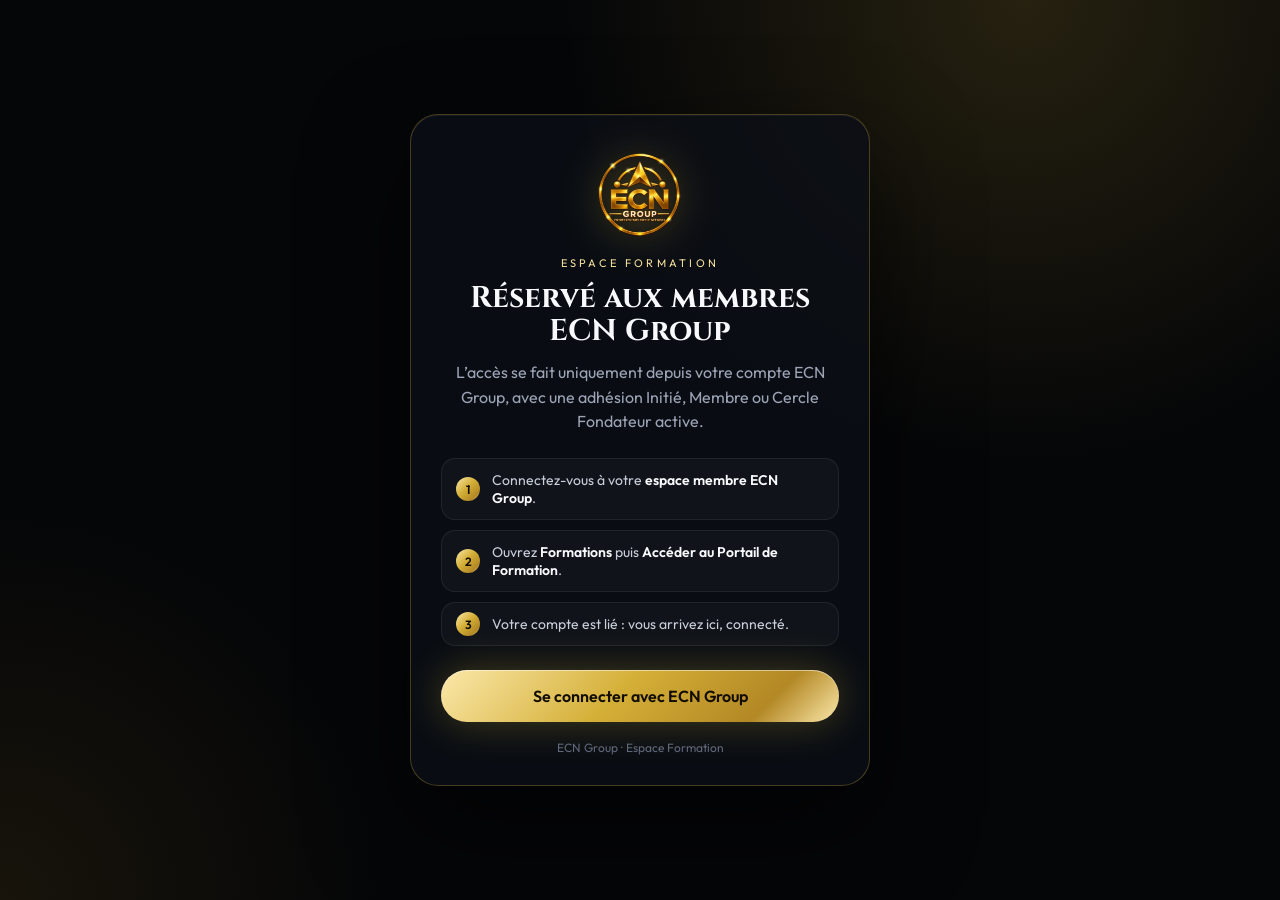
<file: public/connexion.html>
<!doctype html>
<html lang="fr">
<head>
  <meta charset="utf-8">
  <meta name="viewport" content="width=device-width, initial-scale=1.0, maximum-scale=1.0, user-scalable=no, viewport-fit=cover">
  <title>Connexion · Espace Formation ECN Group</title>
  <meta name="robots" content="noindex, nofollow">
  <meta name="theme-color" content="#050608">
  <link rel="icon" href="assets/logo-ecn.webp">
  <link rel="preconnect" href="https://fonts.googleapis.com">
  <link rel="preconnect" href="https://fonts.gstatic.com" crossorigin>
  <link href="https://fonts.googleapis.com/css2?family=Cinzel:wght@600;700&family=Outfit:wght@400;500;600&display=swap" rel="stylesheet">
  <style>
    :root { --gold: #d4af37; --gold-l: #f6e29e; --grad: linear-gradient(135deg, #fbe8aa 0%, #d4af37 45%, #b38825 80%, #fbe8aa 100%); }
    * { box-sizing: border-box; margin: 0; padding: 0; }
    html { -webkit-text-size-adjust: 100%; }
    body { min-height: 100dvh; display: grid; place-items: center; padding: 24px 16px; font-family: 'Outfit', system-ui, sans-serif; color: #f8f9fc;
      background: radial-gradient(60vw 60vw at 80% 0%, rgba(212, 175, 55, .16), transparent 60%), radial-gradient(50vw 50vw at 0% 100%, rgba(140, 106, 30, .14), transparent 60%), #050608; }
    .card { width: min(460px, 100%); padding: 38px 30px 30px; text-align: center; border-radius: 28px; background: rgba(12, 15, 23, .82); border: 1px solid rgba(212, 175, 55, .3);
      box-shadow: 0 40px 100px rgba(0, 0, 0, .65), inset 0 1px 0 rgba(255, 255, 255, .05); animation: in .7s cubic-bezier(.16, 1, .3, 1) both; }
    @keyframes in { from { opacity: 0; transform: translateY(16px); } }
    img { width: 84px; height: 84px; object-fit: contain; margin: 0 auto 18px; display: block; filter: drop-shadow(0 0 22px rgba(212, 175, 55, .45)); }
    .eyebrow { font-size: 11px; letter-spacing: .3em; text-transform: uppercase; color: var(--gold-l); }
    h1 { margin: 10px 0 12px; font-family: 'Cinzel', Georgia, serif; font-size: 30px; line-height: 1.1; }
    p { color: #9da4b6; line-height: 1.55; }
    .msg { margin: 20px 0 0; padding: 12px 14px; border-radius: 14px; font-size: 14px; text-align: left; color: #ffd9a8; background: rgba(255, 170, 60, .08); border: 1px solid rgba(255, 170, 60, .3); }
    .msg[hidden] { display: none; }
    ol { margin: 24px 0; padding: 0; list-style: none; display: grid; gap: 10px; text-align: left; counter-reset: s; }
    li { position: relative; padding: 12px 14px 12px 50px; border-radius: 14px; font-size: 14px; color: #c9cedb; background: rgba(255, 255, 255, .03); border: 1px solid rgba(255, 255, 255, .07); }
    li::before { counter-increment: s; content: counter(s); position: absolute; left: 14px; top: 50%; width: 24px; height: 24px; margin-top: -12px; border-radius: 50%; display: grid; place-items: center; font-size: 12px; font-weight: 600; color: #120d02; background: var(--grad); }
    li b { color: #f8f9fc; font-weight: 600; }
    .btn { display: flex; align-items: center; justify-content: center; gap: 10px; width: 100%; padding: 16px 20px; border-radius: 999px; font-weight: 600; font-size: 16px; color: #120d02; text-decoration: none; background: var(--grad); box-shadow: 0 0 40px rgba(212, 175, 55, .3), inset 0 1px 0 rgba(255, 255, 255, .5); -webkit-tap-highlight-color: transparent; }
    .btn:focus-visible { outline: 2px solid var(--gold); outline-offset: 4px; }
    small { display: block; margin-top: 18px; font-size: 12px; color: #61687a; }
  </style>
</head>
<body>
  <main class="card">
    <img src="assets/logo-ecn.webp" alt="ECN Group" width="84" height="84">
    <p class="eyebrow">Espace Formation</p>
    <h1>Réservé aux membres ECN Group</h1>
    <p>L’accès se fait uniquement depuis votre compte ECN Group, avec une adhésion Initié, Membre ou Cercle Fondateur active.</p>
    <p class="msg" id="msg" role="status" hidden></p>
    <ol>
      <li>Connectez-vous à votre <b>espace membre ECN Group</b>.</li>
      <li>Ouvrez <b>Formations</b> puis <b>Accéder au Portail de Formation</b>.</li>
      <li>Votre compte est lié : vous arrivez ici, connecté.</li>
    </ol>
    <a class="btn" href="https://ecn-group.com/dashboard.html?formation=1">Se connecter avec ECN Group</a>
    <small>ECN Group · Espace Formation</small>
  </main>
  <script>
    (function () {
      var MSG = {
        lien: 'Ce lien d’accès a expiré ou a déjà servi. Relancez l’accès depuis votre espace ECN Group.',
        adhesion: 'Votre compte ECN Group n’a pas d’adhésion Initié, Membre ou Cercle Fondateur active. Rendez-vous dans la rubrique Adhésion de votre espace membre.',
        deconnecte: 'Vous êtes déconnecté de l’Espace Formation.',
        config: 'L’Espace Formation est en cours de configuration. Réessayez plus tard.',
        indisponible: 'Service momentanément indisponible. Réessayez dans quelques instants.'
      };
      var q = new URLSearchParams(location.search), e = q.get('e');
      var el = document.getElementById('msg');
      if (MSG[e]) { el.textContent = MSG[e]; el.hidden = false; }
      // aide à la mise en service : noms des variables Cloudflare encore absentes
      var manque = (q.get('manque') || '').split(',').filter(function (v) { return /^[A-Z_]+$/.test(v); });
      if (e === 'config' && manque.length) el.textContent += ' Variable(s) à ajouter sur le Worker (type Secret) : ' + manque.join(', ') + '.';
    })();
  </script>
</body>
</html>
</file>
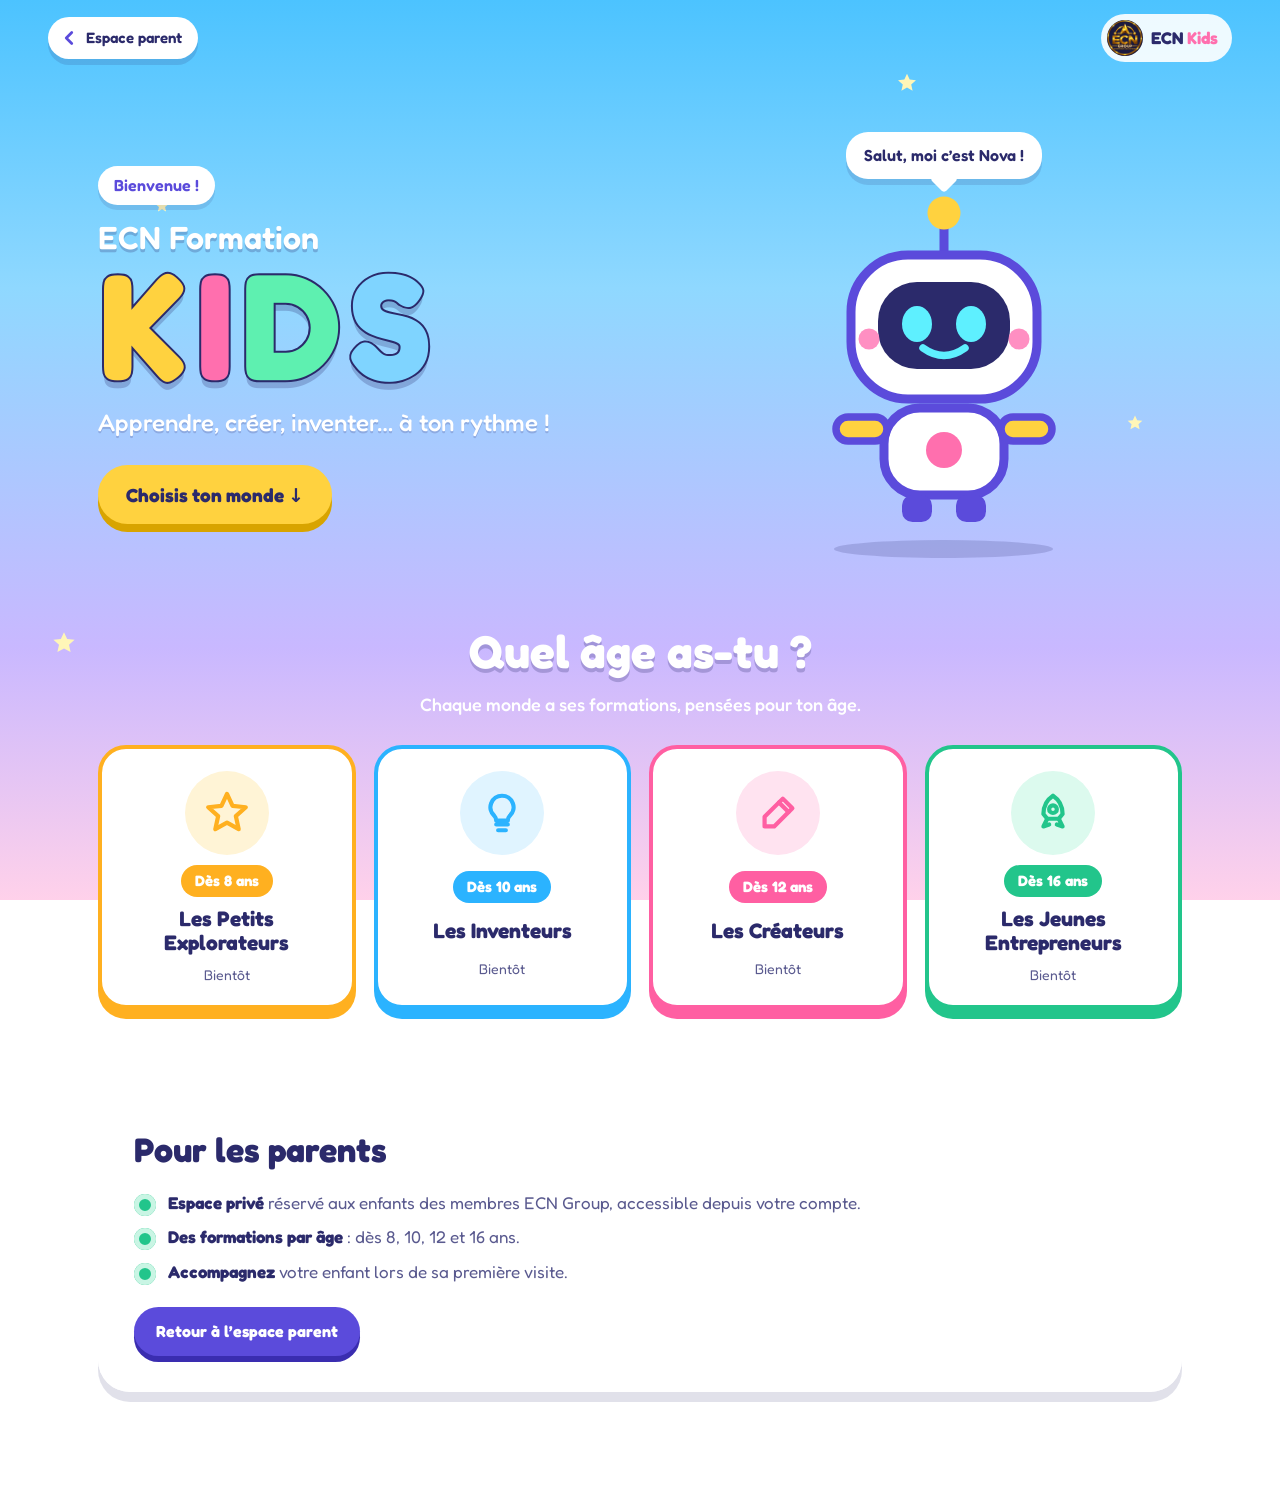
<file: public/kids.html>
<!doctype html>
<html lang="fr">
<head>
  <meta charset="utf-8">
  <meta name="viewport" content="width=device-width, initial-scale=1.0, maximum-scale=1.0, user-scalable=no, viewport-fit=cover">
  <!-- même verrou que le site principal : iOS ignore user-scalable=no, on bloque pincement et double-tap -->
  <script>if(matchMedia('(pointer:coarse)').matches){document.documentElement.style.touchAction='manipulation';['gesturestart','gesturechange'].forEach(function(t){document.addEventListener(t,function(e){e.preventDefault()},{passive:false})});document.addEventListener('touchmove',function(e){if(e.touches.length>1)e.preventDefault()},{passive:false})}</script>
  <title>ECN Formation Kids</title>
  <meta name="description" content="ECN Formation Kids : l'espace privé des enfants des membres ECN Group, avec des formations dès 8, 10, 12 et 16 ans.">
  <meta name="robots" content="noindex, nofollow">
  <meta name="theme-color" content="#4cc3ff">
  <link rel="icon" href="assets/logo-ecn.webp">
  <link rel="preconnect" href="https://fonts.googleapis.com">
  <link rel="preconnect" href="https://fonts.gstatic.com" crossorigin>
  <link href="https://fonts.googleapis.com/css2?family=Fredoka:wght@400;500;600;700&display=swap" rel="stylesheet">
  <link rel="stylesheet" href="kids.css">
</head>
<body>
  <!-- Décor : nuages, bulles, étoiles -->
  <div class="sky" aria-hidden="true">
    <span class="cloud c1"></span><span class="cloud c2"></span><span class="cloud c3"></span>
    <span class="bubble b1"></span><span class="bubble b2"></span><span class="bubble b3"></span><span class="bubble b4"></span><span class="bubble b5"></span><span class="bubble b6"></span>
    <svg class="star s1" viewBox="0 0 24 24"><path d="m12 2 2.9 6.3 6.9.7-5.2 4.6 1.5 6.8L12 17l-6.1 3.4 1.5-6.8L2.2 9l6.9-.7z"/></svg>
    <svg class="star s2" viewBox="0 0 24 24"><path d="m12 2 2.9 6.3 6.9.7-5.2 4.6 1.5 6.8L12 17l-6.1 3.4 1.5-6.8L2.2 9l6.9-.7z"/></svg>
    <svg class="star s3" viewBox="0 0 24 24"><path d="m12 2 2.9 6.3 6.9.7-5.2 4.6 1.5 6.8L12 17l-6.1 3.4 1.5-6.8L2.2 9l6.9-.7z"/></svg>
    <svg class="star s4" viewBox="0 0 24 24"><path d="m12 2 2.9 6.3 6.9.7-5.2 4.6 1.5 6.8L12 17l-6.1 3.4 1.5-6.8L2.2 9l6.9-.7z"/></svg>
  </div>

  <header class="top">
    <a class="back" href="./">
      <svg viewBox="0 0 24 24" aria-hidden="true"><path d="M15 18l-6-6 6-6"/></svg>
      <span>Espace parent</span>
    </a>
    <div class="brand"><img src="assets/logo-ecn.webp" alt="" width="40" height="40"><span>ECN <b>Kids</b></span></div>
  </header>

  <main>
    <section class="hero">
      <div class="hero-copy">
        <p class="hello" id="hello">Bienvenue !</p>
        <h1><span class="small">ECN Formation</span>
          <span class="word" aria-label="Kids"><span>K</span><span>I</span><span>D</span><span>S</span></span>
        </h1>
        <p class="sub">Apprendre, créer, inventer… à ton rythme&nbsp;!</p>
        <button class="go" data-scroll="#worlds">Choisis ton monde <span aria-hidden="true">↓</span></button>
      </div>

      <!-- Nova, la mascotte : cliquable -->
      <div class="mascot-wrap">
        <p class="speech" id="speech" aria-live="polite">Salut, moi c’est Nova&nbsp;!</p>
        <button class="mascot" id="mascot" type="button" aria-label="Nova, la mascotte : clique pour un message">
          <svg viewBox="0 0 200 230" aria-hidden="true">
            <line x1="100" y1="20" x2="100" y2="48" stroke="#5b4bdb" stroke-width="6" stroke-linecap="round"/>
            <circle class="antenna" cx="100" cy="16" r="11" fill="#ffd23f"/>
            <rect x="38" y="44" width="124" height="96" rx="38" fill="#ffffff" stroke="#5b4bdb" stroke-width="6"/>
            <rect x="56" y="62" width="88" height="58" rx="26" fill="#2b2a6b"/>
            <g class="eyes"><ellipse cx="82" cy="90" rx="10" ry="12" fill="#5ef0ff"/><ellipse cx="118" cy="90" rx="10" ry="12" fill="#5ef0ff"/></g>
            <path d="M86 106 q14 10 28 0" stroke="#5ef0ff" stroke-width="5" fill="none" stroke-linecap="round"/>
            <circle cx="50" cy="100" r="7" fill="#ff8fc2"/><circle cx="150" cy="100" r="7" fill="#ff8fc2"/>
            <rect x="60" y="146" width="80" height="58" rx="24" fill="#ffffff" stroke="#5b4bdb" stroke-width="6"/>
            <circle cx="100" cy="174" r="12" fill="#ff6fae"/>
            <g class="arm-l"><rect x="28" y="152" width="34" height="16" rx="8" fill="#ffd23f" stroke="#5b4bdb" stroke-width="5"/></g>
            <g class="arm-r"><rect x="138" y="152" width="34" height="16" rx="8" fill="#ffd23f" stroke="#5b4bdb" stroke-width="5"/></g>
            <rect x="72" y="204" width="20" height="18" rx="7" fill="#5b4bdb"/><rect x="108" y="204" width="20" height="18" rx="7" fill="#5b4bdb"/>
          </svg>
        </button>
        <span class="shadow" aria-hidden="true"></span>
      </div>
    </section>

    <section class="worlds" id="worlds" aria-labelledby="worldsTitle">
      <h2 id="worldsTitle">Quel âge as-tu&nbsp;?</h2>
      <p class="lead">Chaque monde a ses formations, pensées pour ton âge.</p>
      <div class="world-grid" id="worldGrid" role="list"></div>
    </section>

    <section class="panel" id="panel" aria-live="polite"></section>

    <section class="parents" aria-labelledby="parentsTitle">
      <div class="parents-card">
        <h2 id="parentsTitle">Pour les parents</h2>
        <ul>
          <li><b>Espace privé</b> réservé aux enfants des membres ECN Group, accessible depuis votre compte.</li>
          <li><b>Des formations par âge</b> : dès 8, 10, 12 et 16 ans.</li>
          <li><b>Accompagnez</b> votre enfant lors de sa première visite.</li>
        </ul>
        <a class="parents-back" href="./">Retour à l’espace parent</a>
      </div>
    </section>
  </main>

  <footer class="foot">ECN Formation Kids · © 2026 ECN Group</footer>

  <script defer src="kids-data.js"></script>
  <script defer src="kids.js"></script>
</body>
</html>
</file>
<file: public/kids.css>
/* ECN Formation Kids — univers enfant : ciel coloré, formes rondes, animations douces */
:root {
  --ink: #2b2a6b;
  --ink-2: #5a5a8f;
  --violet: #5b4bdb;
  --yellow: #ffd23f;
  --pink: #ff6fae;
  --sky: #4cc3ff;
  --mint: #22c58b;
  --orange: #ffb020;
  --radius: 28px;
  --font: 'Fredoka', 'Baloo 2', 'Comic Neue', system-ui, sans-serif;
}

*, *::before, *::after { box-sizing: border-box; margin: 0; padding: 0; }
html { -webkit-text-size-adjust: 100%; scroll-behavior: smooth; }
body { min-height: 100dvh; overflow-x: hidden; font-family: var(--font); color: var(--ink); line-height: 1.45;
  background: linear-gradient(180deg, #4cc3ff 0%, #8fd8ff 32%, #c9b8ff 72%, #ffd1ea 100%); background-attachment: fixed; }
button { font: inherit; color: inherit; border: 0; background: none; cursor: pointer; -webkit-tap-highlight-color: transparent; }
a { -webkit-tap-highlight-color: transparent; }
svg { display: block; }
:focus-visible { outline: 4px solid var(--yellow); outline-offset: 4px; border-radius: 16px; }

/* ---------- Décor ---------- */
.sky { position: fixed; inset: 0; z-index: 0; pointer-events: none; overflow: hidden; }
.cloud { position: absolute; width: 180px; height: 60px; border-radius: 60px; background: rgba(255, 255, 255, .85); filter: drop-shadow(0 8px 0 rgba(255, 255, 255, .35)); animation: drift 38s linear infinite; }
.cloud::before, .cloud::after { content: ""; position: absolute; border-radius: 50%; background: inherit; }
.cloud::before { width: 80px; height: 80px; top: -38px; left: 26px; }
.cloud::after { width: 60px; height: 60px; top: -26px; right: 30px; }
.c1 { top: 12%; left: -200px; }
.c2 { top: 34%; left: -200px; transform: scale(.7); animation-duration: 52s; animation-delay: -20s; opacity: .8; }
.c3 { top: 62%; left: -200px; transform: scale(1.2); animation-duration: 64s; animation-delay: -40s; opacity: .7; }
@keyframes drift { to { translate: calc(100vw + 400px) 0; } }
.bubble { position: absolute; bottom: -80px; border-radius: 50%; background: radial-gradient(circle at 30% 30%, rgba(255, 255, 255, .95), rgba(255, 255, 255, .25) 45%, rgba(255, 255, 255, .05) 70%); border: 2px solid rgba(255, 255, 255, .6); animation: rise 14s ease-in infinite; }
.b1 { left: 6%; width: 34px; height: 34px; }
.b2 { left: 22%; width: 18px; height: 18px; animation-delay: -4s; animation-duration: 11s; }
.b3 { left: 48%; width: 46px; height: 46px; animation-delay: -8s; animation-duration: 17s; }
.b4 { left: 66%; width: 24px; height: 24px; animation-delay: -2s; }
.b5 { left: 82%; width: 38px; height: 38px; animation-delay: -10s; animation-duration: 16s; }
.b6 { left: 93%; width: 16px; height: 16px; animation-delay: -6s; animation-duration: 10s; }
@keyframes rise { 0% { transform: translate(0, 0); opacity: 0; } 10% { opacity: 1; } 50% { transform: translate(18px, -55vh); } 100% { transform: translate(-12px, -115vh); opacity: 0; } }
.star { position: absolute; width: 22px; fill: #fff6b8; animation: twinkle 2.6s ease-in-out infinite; }
.s1 { top: 8%; left: 70%; }
.s2 { top: 22%; left: 12%; width: 16px; animation-delay: -.8s; }
.s3 { top: 46%; left: 88%; width: 18px; animation-delay: -1.6s; }
.s4 { top: 70%; left: 4%; width: 26px; animation-delay: -2.1s; }
@keyframes twinkle { 50% { transform: scale(.55) rotate(25deg); opacity: .5; } }

main, .top, .foot { position: relative; z-index: 1; }

/* ---------- En-tête ---------- */
.top { display: flex; align-items: center; justify-content: space-between; gap: 12px; padding: calc(14px + env(safe-area-inset-top)) clamp(16px, 4vw, 48px) 0; }
.back { display: inline-flex; align-items: center; gap: 6px; padding: 10px 16px 10px 10px; border-radius: 99px; font-weight: 600; font-size: 15px; color: var(--ink); text-decoration: none; background: #fff; box-shadow: 0 6px 0 rgba(43, 42, 107, .15); transition: transform .2s; }
.back:hover { transform: translateY(-2px); }
.back svg { width: 22px; height: 22px; fill: none; stroke: var(--violet); stroke-width: 3; stroke-linecap: round; stroke-linejoin: round; }
.brand { display: flex; align-items: center; gap: 8px; padding: 6px 14px 6px 6px; border-radius: 99px; background: rgba(255, 255, 255, .9); font-weight: 700; font-size: 17px; }
.brand img { width: 36px; height: 36px; object-fit: contain; border-radius: 50%; background: #1b1a3f; }
.brand b { color: var(--pink); }

/* ---------- Héros ---------- */
.hero { display: grid; grid-template-columns: 1.1fr .9fr; align-items: center; gap: 24px; max-width: 1180px; margin: 0 auto; padding: clamp(24px, 6vw, 70px) clamp(16px, 4vw, 48px) 30px; }
.hello { display: inline-block; padding: 8px 16px; border-radius: 99px; font-weight: 600; color: var(--violet); background: #fff; box-shadow: 0 5px 0 rgba(43, 42, 107, .12); }
h1 { margin: 18px 0 10px; line-height: .95; }
h1 .small { display: block; font-size: clamp(22px, 3vw, 32px); font-weight: 600; color: #fff; text-shadow: 0 3px 0 rgba(43, 42, 107, .25); }
.word { display: flex; gap: .04em; font-size: clamp(76px, 13vw, 150px); font-weight: 700; letter-spacing: .02em; }
.word span { display: inline-block; color: #fff; -webkit-text-stroke: 4px var(--ink); paint-order: stroke fill; text-shadow: 0 8px 0 rgba(43, 42, 107, .25); animation: hop 2.4s cubic-bezier(.3, 1.6, .5, 1) infinite; }
.word span:nth-child(1) { color: var(--yellow); }
.word span:nth-child(2) { color: var(--pink); animation-delay: .15s; }
.word span:nth-child(3) { color: #5ef0b0; animation-delay: .3s; }
.word span:nth-child(4) { color: #7fd4ff; animation-delay: .45s; }
@keyframes hop { 0%, 60%, 100% { transform: translateY(0) rotate(0); } 20% { transform: translateY(-18px) rotate(-6deg); } 40% { transform: translateY(0) rotate(4deg); } }
.sub { font-size: clamp(18px, 2.2vw, 24px); font-weight: 500; color: #fff; text-shadow: 0 2px 0 rgba(43, 42, 107, .2); }
.go { margin-top: 24px; padding: 16px 28px; border-radius: 99px; font-size: 19px; font-weight: 700; color: var(--ink); background: var(--yellow); box-shadow: 0 8px 0 #d8a400; transition: transform .15s, box-shadow .15s; }
.go:hover { transform: translateY(-3px); box-shadow: 0 11px 0 #d8a400; }
.go:active { transform: translateY(4px); box-shadow: 0 4px 0 #d8a400; }
.go span { display: inline-block; animation: nudge 1.4s ease-in-out infinite; }
@keyframes nudge { 50% { transform: translateY(4px); } }

/* Mascotte Nova */
.mascot-wrap { position: relative; display: grid; justify-items: center; }
.mascot { width: min(300px, 70vw); animation: float 3.6s ease-in-out infinite; transition: transform .2s; }
.mascot:active { transform: scale(.94); }
.mascot svg { width: 100%; height: auto; overflow: visible; }
.mascot .eyes { transform-origin: 100px 90px; animation: blink 4.5s infinite; }
.mascot .arm-r { transform-origin: 140px 160px; animation: wave 2.2s ease-in-out infinite; }
.mascot .antenna { animation: glow 1.6s ease-in-out infinite; }
.mascot.is-happy svg { animation: spin-hop .7s cubic-bezier(.3, 1.6, .5, 1); }
@keyframes float { 50% { transform: translateY(-16px); } }
@keyframes blink { 0%, 92%, 100% { transform: scaleY(1); } 95% { transform: scaleY(.1); } }
@keyframes wave { 0%, 100% { transform: rotate(0); } 25% { transform: rotate(-35deg); } 50% { transform: rotate(-10deg); } 75% { transform: rotate(-35deg); } }
@keyframes glow { 50% { fill: #ff6fae; } }
@keyframes spin-hop { 40% { transform: translateY(-30px) rotate(-8deg) scale(1.05); } }
.shadow { width: 46%; height: 18px; margin-top: 6px; border-radius: 50%; background: rgba(43, 42, 107, .18); animation: shadow 3.6s ease-in-out infinite; }
@keyframes shadow { 50% { transform: scale(.75); opacity: .6; } }
.speech { position: relative; max-width: 260px; margin-bottom: 10px; padding: 12px 18px; border-radius: 22px; font-weight: 600; text-align: center; background: #fff; box-shadow: 0 6px 0 rgba(43, 42, 107, .14); animation: pop .4s cubic-bezier(.3, 1.6, .5, 1); }
.speech::after { content: ""; position: absolute; left: 50%; bottom: -10px; width: 20px; height: 20px; margin-left: -10px; background: #fff; transform: rotate(45deg); border-radius: 4px; }
@keyframes pop { from { transform: scale(.6); opacity: 0; } }

/* ---------- Mondes par âge ---------- */
.worlds { max-width: 1180px; margin: 0 auto; padding: 30px clamp(16px, 4vw, 48px); text-align: center; }
.worlds h2, .parents h2 { font-size: clamp(30px, 4.4vw, 46px); font-weight: 700; color: #fff; text-shadow: 0 4px 0 rgba(43, 42, 107, .25); }
.lead { margin-top: 6px; font-size: 18px; font-weight: 500; color: #fff; }
.world-grid { display: grid; grid-template-columns: repeat(4, 1fr); gap: 18px; margin-top: 28px; }
.world { position: relative; display: grid; justify-items: center; gap: 10px; padding: 22px 16px 20px; border-radius: var(--radius); text-align: center; background: #fff; border: 4px solid var(--c);
  box-shadow: 0 10px 0 var(--c); transition: transform .25s cubic-bezier(.3, 1.6, .5, 1), box-shadow .25s; }
.world:hover { transform: translateY(-6px) rotate(-1.5deg); }
.world:active { transform: translateY(4px); box-shadow: 0 4px 0 var(--c); }
.world.is-on { background: var(--tint); transform: translateY(-6px); }
.world.is-on::after { content: "✓"; position: absolute; top: -14px; right: -10px; width: 36px; height: 36px; border-radius: 50%; display: grid; place-items: center; font-weight: 700; color: #fff; background: var(--c); box-shadow: 0 4px 0 rgba(43, 42, 107, .2); animation: pop .35s cubic-bezier(.3, 1.6, .5, 1); }
.world-ico { width: 84px; height: 84px; border-radius: 50%; display: grid; place-items: center; background: var(--tint); }
.world:hover .world-ico { animation: wiggle .6s ease-in-out; }
.world-ico svg { width: 46px; height: 46px; fill: none; stroke: var(--c); stroke-width: 2.2; stroke-linecap: round; stroke-linejoin: round; }
@keyframes wiggle { 25% { transform: rotate(-12deg) scale(1.08); } 75% { transform: rotate(12deg) scale(1.08); } }
.world-age { padding: 5px 14px; border-radius: 99px; font-size: 15px; font-weight: 700; color: #fff; background: var(--c); }
.world-name { font-size: 21px; font-weight: 700; line-height: 1.15; }
.world-count { font-size: 14px; color: var(--ink-2); }

/* ---------- Panneau du monde choisi ---------- */
.panel { max-width: 1180px; margin: 0 auto; padding: 0 clamp(16px, 4vw, 48px); }
.panel:empty { display: none; }
.panel-card { padding: clamp(22px, 4vw, 40px); border-radius: 36px; background: #fff; border: 4px solid var(--c); box-shadow: 0 12px 0 var(--c); animation: pop .45s cubic-bezier(.3, 1.6, .5, 1); }
.panel-head { display: flex; flex-wrap: wrap; align-items: center; gap: 12px 18px; }
.panel-head h3 { font-size: clamp(26px, 3.4vw, 36px); }
.panel-head p { flex-basis: 100%; color: var(--ink-2); font-size: 17px; }
.kid-grid { display: grid; grid-template-columns: repeat(auto-fill, minmax(230px, 1fr)); gap: 16px; margin-top: 22px; }
.kid-card { display: grid; border-radius: 24px; overflow: hidden; text-decoration: none; color: var(--ink); background: var(--tint); border: 3px solid var(--c); transition: transform .2s; }
.kid-card:hover { transform: translateY(-4px) rotate(.8deg); }
.kid-card img { width: 100%; aspect-ratio: 16 / 10; object-fit: cover; }
.kid-card .kc-body { display: grid; gap: 6px; padding: 14px 16px 16px; }
.kid-card b { font-size: 18px; }
.kid-card small { color: var(--ink-2); }
.kid-card .kc-go { justify-self: start; margin-top: 4px; padding: 6px 14px; border-radius: 99px; font-weight: 700; color: #fff; background: var(--c); }
.soon { display: grid; grid-template-columns: auto 1fr; align-items: center; gap: 22px; margin-top: 22px; padding: 22px; border-radius: 26px; background: var(--tint); }
.soon h4 { font-size: 22px; }
.soon p { color: var(--ink-2); }
.dots { display: flex; gap: 8px; margin-top: 12px; }
.dots i { width: 14px; height: 14px; border-radius: 50%; background: var(--c); animation: dot 1.2s ease-in-out infinite; }
.dots i:nth-child(2) { animation-delay: .2s; }
.dots i:nth-child(3) { animation-delay: .4s; }
@keyframes dot { 50% { transform: translateY(-10px); opacity: .5; } }
.rocket { width: 110px; animation: shake 1.6s ease-in-out infinite; }
.rocket svg { width: 100%; height: auto; overflow: visible; }
.rocket .flame { transform-origin: 50px 92px; animation: flame .3s ease-in-out infinite alternate; }
@keyframes shake { 0%, 100% { transform: translateY(0) rotate(-3deg); } 50% { transform: translateY(-8px) rotate(3deg); } }
@keyframes flame { to { transform: scaleY(1.35); } }

/* ---------- Parents & pied ---------- */
.parents { max-width: 1180px; margin: 0 auto; padding: 50px clamp(16px, 4vw, 48px) 30px; }
.parents-card { padding: clamp(22px, 4vw, 36px); border-radius: 32px; background: rgba(255, 255, 255, .92); box-shadow: 0 10px 0 rgba(43, 42, 107, .14); }
.parents h2 { color: var(--ink); text-shadow: none; font-size: clamp(26px, 3.4vw, 34px); }
.parents ul { list-style: none; display: grid; gap: 10px; margin: 16px 0 22px; }
.parents li { position: relative; padding-left: 34px; font-size: 17px; color: var(--ink-2); }
.parents li::before { content: ""; position: absolute; left: 0; top: 3px; width: 22px; height: 22px; border-radius: 50%; background: var(--mint); box-shadow: inset 0 0 0 5px #c9f5e4; }
.parents li b { color: var(--ink); }
.parents-back { display: inline-block; padding: 13px 22px; border-radius: 99px; font-weight: 700; color: #fff; text-decoration: none; background: var(--violet); box-shadow: 0 6px 0 #3a2db0; }
.foot { padding: 20px 16px calc(28px + env(safe-area-inset-bottom)); text-align: center; font-weight: 500; color: #fff; }

/* Confettis (créés en JS) */
.confetti { position: fixed; z-index: 50; width: 10px; height: 14px; border-radius: 3px; pointer-events: none; }

/* ---------- Mobile ---------- */
@media (max-width: 860px) {
  .hero { grid-template-columns: 1fr; text-align: center; }
  .hero-copy { display: grid; justify-items: center; }
  .word { justify-content: center; }
  .world-grid { grid-template-columns: repeat(2, 1fr); gap: 14px; }
  .world { padding: 18px 10px 16px; }
  .world-ico { width: 66px; height: 66px; }
  .world-ico svg { width: 36px; height: 36px; }
  .world-name { font-size: 18px; }
  .soon { grid-template-columns: 1fr; justify-items: center; text-align: center; }
  .dots { justify-content: center; }
}
@media (max-width: 420px) {
  .brand span { display: none; }
  .back span { font-size: 14px; }
}

@media (prefers-reduced-motion: reduce) {
  *, *::before, *::after { animation: none !important; transition: none !important; }
}
</file>
